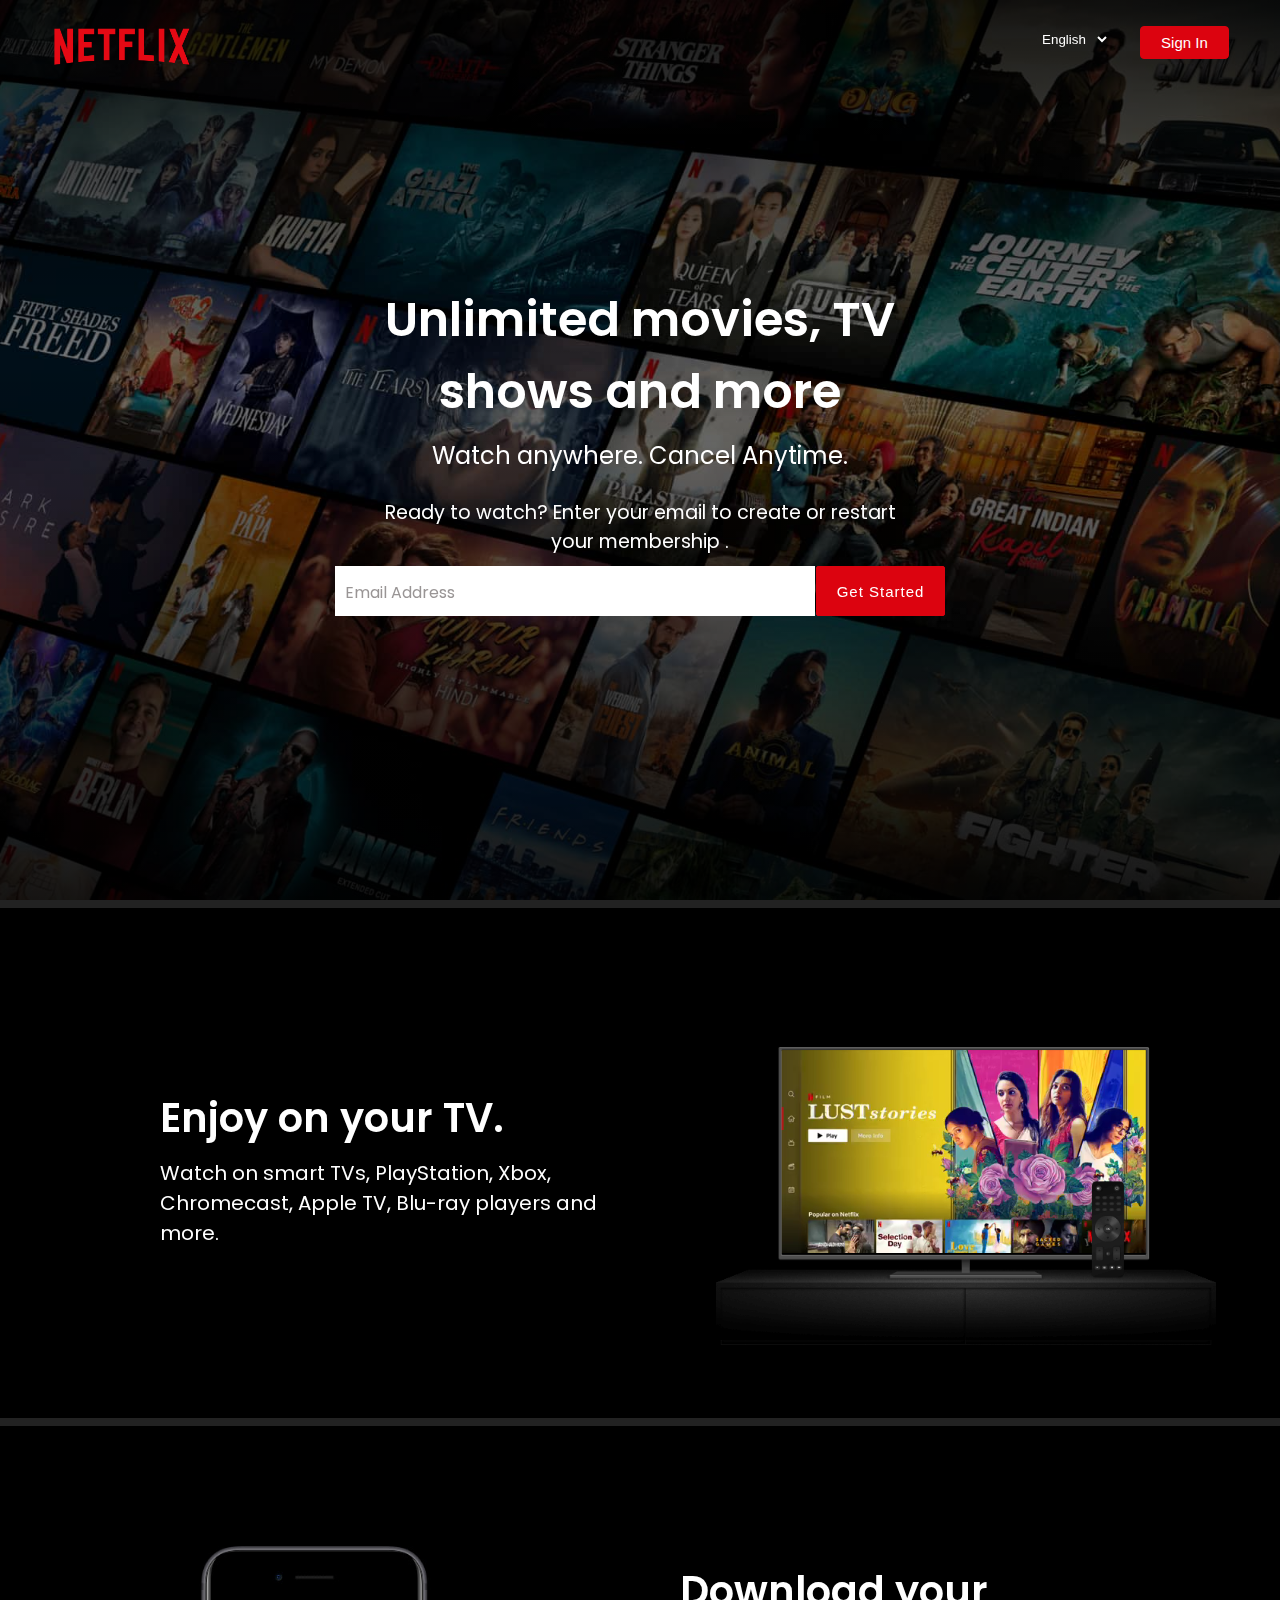
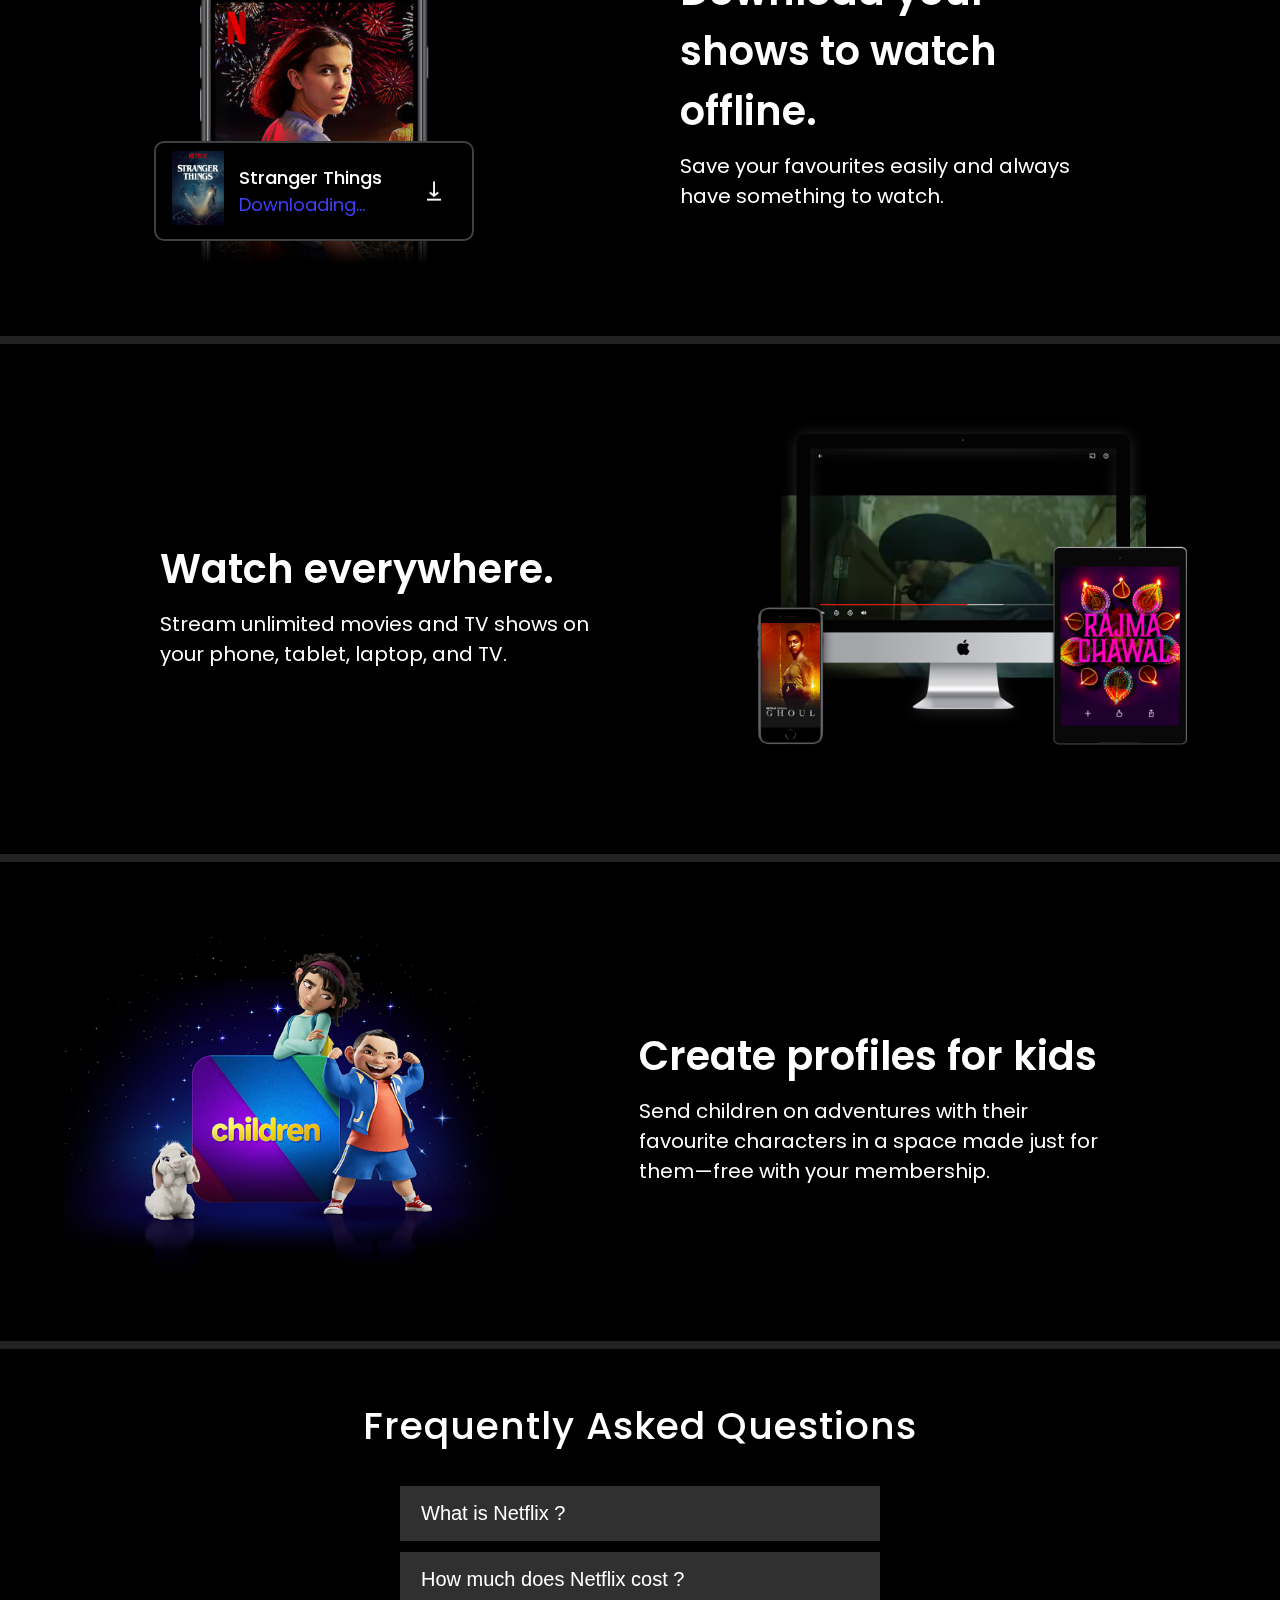
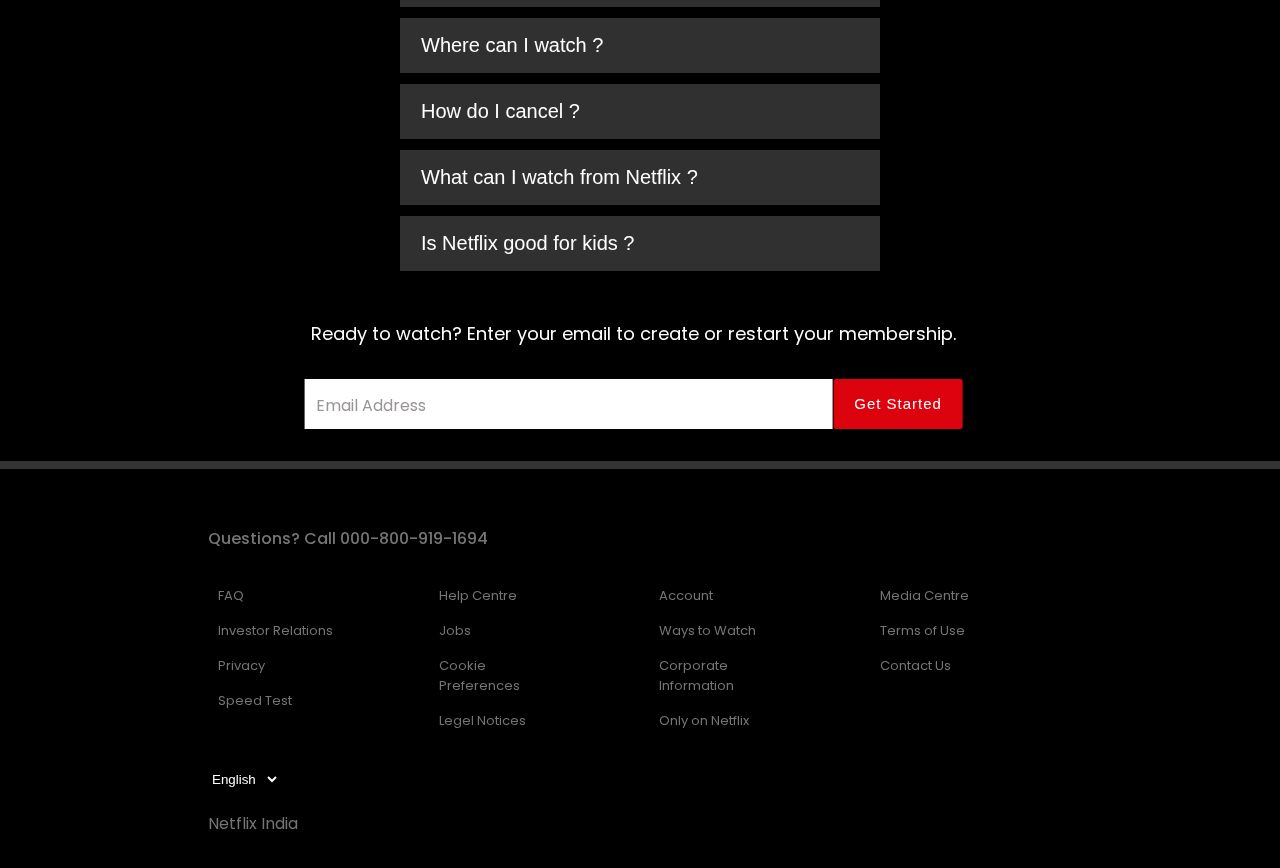
<file: Task-1 Landing Page ( Netflix )/index.html>
<!DOCTYPE html>
<html lang="en">
<head>
    <meta charset="UTF-8">
    <meta name="description" content="Netflix Landing Page Clone" />
    <meta name="viewport" content="width=device-width, initial-scale=1.0">
    <meta name="google-site-verification" content="0gJfdWRVTYbKtD_OGfrq6IZ-yIbpLIs_vlwy5RMo_yM" />

    <link rel="stylesheet" href="src/styles.css"/>
    <link 
    rel="stylesheet"
    href="https://pro.fontawesome.com/releases/v5.10.0/css/all.css"
    integrity="sha384-AYmEC3Yw5cVb3ZcuHtOA93w35dYTsvhLPVnYs9eStHfGJvOvKxVfELGroGkvsg+p"
    crossorigin="anonymous"
    />
    <link rel="preconnect" href="https://fonts.googleapis.com" />
    <link rel="preconnect" href="https://fonts.gstatic.com" crossorigin />
    <link
      href="https://fonts.googleapis.com/css2?family=Poppins:ital,wght@0,100;0,200;0,300;0,400;0,500;0,600;0,700;0,800;0,900;1,100;1,200;1,300;1,400;1,500;1,600;1,700;1,800;1,900&display=swap"
      rel="stylesheet"
    />
    <title>Netflix India - Watch TV Shows Online , Watch Movies Online</title>
    <link
      rel="icon"
      href="http://pngimg.com/uploads/netflix/small/netflix_PNG15.png"
    />
</head>
<body>

    <!-- Navbar  -->
    <header>
        <nav class="navbar">
            <div class="navbar-brand">
                <img
                    src="resources/netflix-logo.png"
                    alt="Logo"
                    class="Netflix-logo"
                    />
            </div>

            <div class="navbar-nav-items">
                <div class="nav-item">
                    <div class="dropdown-container">
                        <i class="fas fa-globe"></i>
                        <select
                        name="languages"
                        id="languagesSelect"
                        class="language-dropdown"
                        >
                        <option value="english" selected>English &nbsp;</option>
                        <option value="hindi" >हिन्दी &nbsp;</option>
                        </select>
                    </div>
                </div>

                <div class="nav-item">
                    <button class="signin-button">Sign In</button>
                </div>
            </div>
        </nav>
    </header>

    
    <!-- Header Background -->
    <main>
        <section class="netflix-bg">
            <div class="netflix-bg-container">
                <img
                src="resources/netflix-back.jpg"
                alt="Netflix bg Image"
                class="netflix-bg-image"
                />
            </div>
            <div class="netflix-bg-overlay"></div>

            <div class="netflix-card">
                <h1 class="netflix-title">
                Unlimited movies, TV shows and more
                </h1>
                <p class="netflix-subtitle">Watch anywhere. Cancel Anytime.</p>
                <p class="netflix-description">
                    Ready to watch? Enter your email to create or restart your
                    membership .
                </p>

                <div class="email-form-container">
                    <div class="form-container">
                        <input type="email" class="email-input" placeholder=" " />
                        <label class="email-label">Email Address</label>
                    </div>
                    <button class="primary-button">
                        Get Started  <i class="fal fa-chevron-right"></i>
                    </button>

                </div>
            </div>
        </section>


        <!-- Feature Section -->

        <section class="features-container">
            <!-- Feature - 1 -->

            <div class="feature">
                <div class="feature-details">
                    <h3 class="feature-heading">Enjoy on your TV.</h3>
                    <h5 class="feature-sub-heading">
                        Watch on smart TVs, PlayStation, Xbox, Chromecast, Apple TV,
                        Blu-ray players and more.
                    </h5>
                </div>
                <div class="feature-image-container">
                    <img 
                    src="resources/tv-1.png"
                    alt="Feature Image"
                    class="feature-image"
                    />
                    <div class="feature-bg-video-container">
                        <video autoplay=" " loop="" muted="" class="feature-bg-video">
                            <source src="resources/video-1.m4v" type="video/mp4"/>
                        </video>
                    </div>
                </div>
            </div>

            <!-- Feature - 2 -->

            <div class="feature">
                <div class="feature-details">
                    <h3 class="feature-heading">
                        Download your shows to watch offline.
                    </h3>
                    <h5 class="feature-sub-heading">
                        Save your favourites easily and always have something to watch.
                    </h5>
                </div>
                <div class="feature-image-container">
                    <img
                    src="resources/mobile.jpg"
                    alt="Feature image"
                    class="feature-image"
                    />
                    <div class="feature-2-poster-container">
                        <div class="poster-container">
                            <img src="resources/boxshot.png" alt="poster" class="poster" />
                        </div>
                        <div class="poster-details">
                            <h4>Stranger Things</h4>
                            <h6>Downloading...</h6>
                        </div>
                        <div class="download-gif-container">
                            <img
                            src="resources/download-icon.gif"
                            alt="download gif"
                            class="gif"
                            />
                        </div>
                    </div>
                </div>
            </div>

            <!-- Feature - 3 -->

            <div class="feature">
                <div class="feature-details">
                    <h3 class="feature-heading">Watch everywhere.</h3>
                    <h5 class="feature-sub-heading">
                        Stream unlimited movies and TV shows on your phone, tablet, laptop, and TV.
                    </h5>
                </div>
                <div class="feature-image-container feature-3-image-container">
                    <img 
                    src="resources/tv-2.png"
                    alt="Feature Image"
                    class="feature-image feature-3-image"
                    />
                    <div class="feature-bg-video-container feature-3-bg-video"
                    >
                    <video
                        autoplay=""
                        loop=""
                        muted=""
                        class="feature-bg-video feature-3-bg-video"
                    >
                    <source src="resources/video-2.m4v" type="video/mp4"/>
                    </video>
                </div>
                </div>
            </div>


            <!-- Feature - 4 -->
            
            <div class="feature">
                <div class="feature-details">
                    <h3 class="feature-heading">Create profiles for kids</h3>
                    <h5 class="feature-sub-heading">Send children on adventures with their favourite 
                        characters in a space made just for them—free with your membership.</h5>

                </div>
                <div class="feature-image-container">
                    <img
                    src="resources/children.png"
                    alt="Feature image"
                    class="feature-image"
                    />
                </div>
            </div>
        </section>

        <!-------------------------- FAQ Section ----------------------------->

        <section class="FAQ-list-container">
            <h1 class="FAQ-heading">Frequently Asked Questions</h1>
            <div class="FAQ-list">
                <div class="FAQ-question">
                    <button class="FAQ-title">
                        What is Netflix ? <i class="fal fa-plus"></i>
                    </button>
                    <div class="FAQ-answer">
                        <p>
                            Netflix is a streaming service that offers a wide variety of award-winning TV shows, movies, 
                            anime, documentaries and more – on thousands of internet-connected devices.
                        </p>
                        <p>
                            You can watch as much as you want, whenever you want,
                             without a single ad – all for one low monthly price. There's always something 
                             new to discover, and new TV shows and movies are added every week!
                        </p>
                    </div>
                </div>
                <div class="FAQ-question">
                    <button class="FAQ-title">
                        How much does Netflix cost ? <i class="fal fa-plus"></i>
                    </button>
                    <div class="FAQ-answer">
                        <p>
                            Watch Netflix on your smartphone, tablet, Smart TV, laptop, or streaming device, 
                            all for one fixed monthly fee. Plans range from ₹149 to ₹649 a month. No extra costs, no contracts.
                        </p>
                    </div>
                </div>
                <div class="FAQ-question">
                    <button class="FAQ-title">
                        Where can I watch ? <i class="fal fa-plus"></i>
                    </button>
                    <div class="FAQ-answer">
                        <p>
                            Watch anywhere, anytime. Sign in with your Netflix account to watch instantly on 
                            the web at netflix.com from your personal computer or on any internet-connected device
                             that offers the Netflix app, including smart TVs, smartphones, tablets, streaming media players and game consoles.
                        </p>
                        <p>
                            You can also download your favourite shows with the iOS, Android, or Windows 10 app. 
                            Use downloads to watch while you're on the go and without an internet connection. 
                            Take Netflix with you anywhere.
                        </p>
                    </div>
                </div>
                <div class="FAQ-question">
                    <button class="FAQ-title">
                        How do I cancel ? <i class="fal fa-plus"></i>
                    </button>
                    <div class="FAQ-answer">
                        <p>
                            Netflix is flexible. There are no annoying contracts and no commitments. 
                            You can easily cancel your account online in two clicks. 
                            There are no cancellation fees – start or stop your account anytime.
                        </p>
                    </div>
                </div>
                <div class="FAQ-question">
                    <button class="FAQ-title">
                        What can I watch from Netflix ?<i class="fal fa-plus"></i>
                    </button>
                    <div class="FAQ-answer">
                        <p>
                            Netflix has an extensive library of feature films, documentaries, TV shows, 
                            anime, award-winning Netflix originals, and more. Watch as much as you want, anytime you want.
                        </p>
                    </div>
                </div>
                <div class="FAQ-question">
                    <button class="FAQ-title">
                        Is Netflix good for kids ? <i class="fal fa-plus"></i>
                    </button>
                    <div class="FAQ-answer">
                        <p>
                            The Netflix Kids experience is included in your membership to give parents control 
                            while kids enjoy family-friendly TV shows and films in their own space.
                        </p>
                        <p>
                            Kids profiles come with PIN-protected parental controls that let you restrict 
                            the maturity rating of content kids can watch and block specific titles you don’t want kids to see.
                        </p>
                    </div>
                </div>
            </div>
            <div class="FAQ-email">
                <h3>
                    Ready to watch? Enter your email to create or restart your membership.
                </h3>
                <div class="email-form-container">
                    <div class="form-container">
                        <input type="email" class="email-input" placeholder=" "/>
                        <label class="email-label">Email Address</label>
                    </div>
                    <button class="primary-button">
                        Get Started <i class="fal fa-chevron-right"></i>
                    </button>
                </div>
            </div>
        </section>
    </main>


     <!-------------------------- Footer ----------------------------->

     <footer>
        <div class="footer-row-1">
            <h4>Questions? Call 000-800-919-1694</h4>
        </div>
        <div class="footer-row-2">
            <div class="column-1">
                <p>FAQ</p>
                <p>Investor Relations</p>
                <p>Privacy</p>
                <p>Speed Test</p>
            </div>
            <div class="column-2">
                <p>Help Centre</p>
                <p>Jobs</p>
                <p>Cookie Preferences</p>
                <p>Legel Notices</p>
            </div>
            <div class="column-3">
                <p>Account</p>
                <p>Ways to Watch</p>
                <p>Corporate Information</p>
                <p>Only on Netflix</p>
            </div>
            <div class="column-4">
                <p>Media Centre</p>
                <p>Terms of Use</p>
                <p>Contact Us</p>
            </div>
        </div>
        <div class="footer-row-3">
            <div class="dropdown-container">
                <i class="fas fa-globe"></i>
                <select
                name="languages"
                id="languagesSelect"
                class="language-dropdown"
                >
                <option value="english" selected>English &nbsp;</option>
                <option value="hindi">हिन्दी &nbsp;</option>
            </select>
            </div>
        </div>
        <div class="footer-row-4">
            <p>Netflix India</p>
        </div>
     </footer>

     <script src="src/index.js"></script>
</body>
</html>
</file>
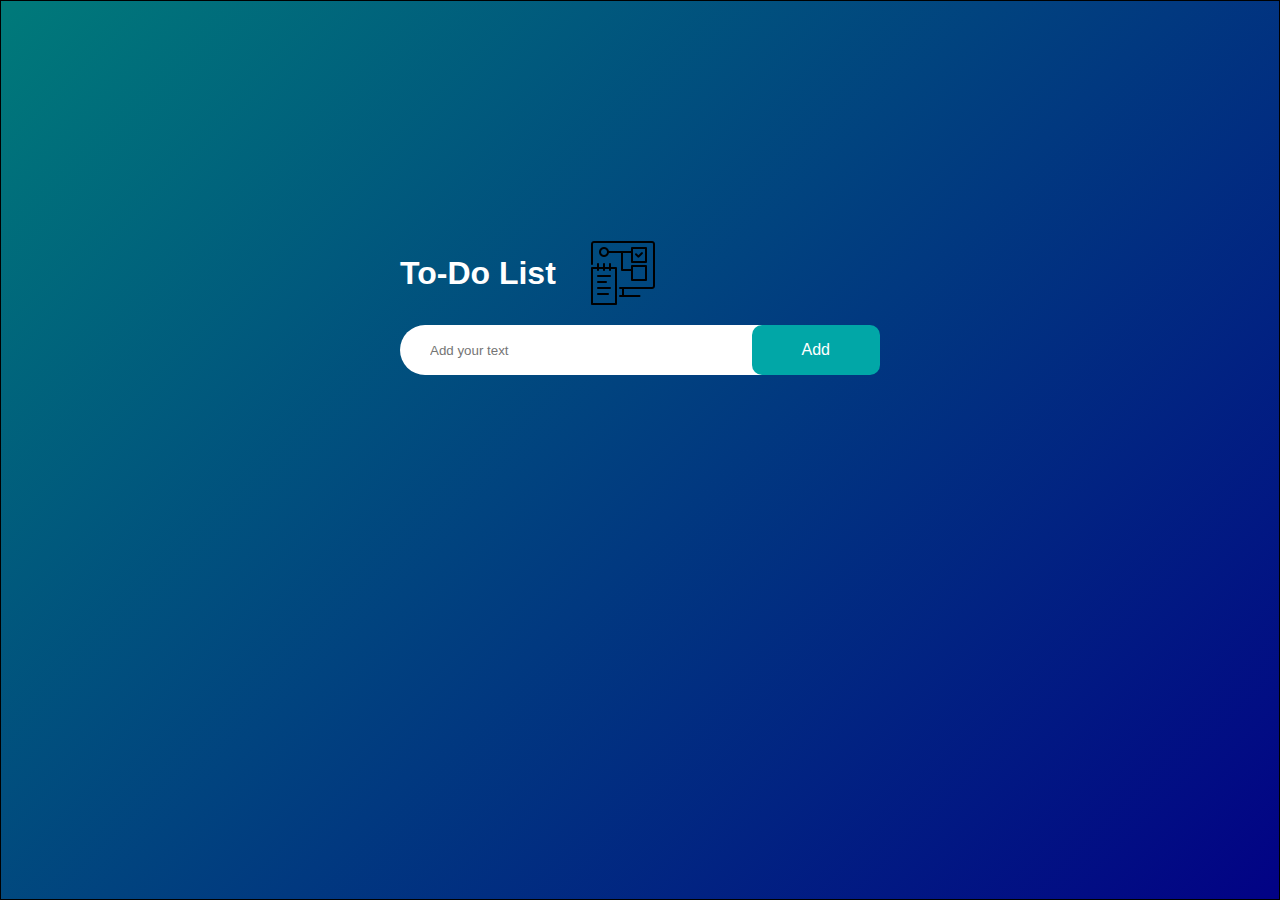
<file: Task-2 To Do List/index.html>
<!DOCTYPE html>
<html lang="en">
<head>
  <meta charset="UTF-8">
  <meta name="viewport" content="width=device-width, initial-scale=1.0">
  <title>To-Do List </title>
  <link rel="stylesheet" href="styles.css">
</head>
<body>
  <div class="container">
    <div class="todo-list">
      <h1>To-Do List &nbsp; &nbsp;<img src="img/todolist.png"></h1>
      <div class="row">
        <input type="text" id="input-box" placeholder="Add your text">
        <button onclick="addTask()">Add</button>
      </div>
      <ul id="list-container">
        <!--<li class="checked">Task 1</li>
        <li>Task 2</li>
        <li>Task 3</li>
        <li>Task 4</li>-->
      </ul>
    </div>
  </div>
  <script src="script.js"></script>
</body>
</html>
</file>
<file: Task-1 Landing Page ( Netflix )/src/styles.css>
* {
    margin: 0;
    padding: 0;
    box-sizing: border-box;
}

body {
    background-color: black;
    color: white;
    font-family: "Poppins",sans-serif;
}

.navbar {
    position: absolute;
    top: 0;
    width: 100%;
    display: flex;
    justify-content: space-between;
    padding: 3% 5%;
    z-index: 10;
}

.navbar-brand {
    width: 100px;
    height: 100%;
}

.Netflix-logo {
    width: 100%;
    height: 100%;
}

.language-dropdown {
    background:transparent;
    border: none;
    color: white;
}

.language-dropdown:focus {
    outline: none;
}

.dropdwon-container {
    border: 1px solid white;
    padding: 0.4rem;
    border-radius: 4px;
    background: rgba(0, 0, 0, 0.4);
}

.signin-button {
    background-color: #dc030f;
    border: 1px solid #dc030f;
    color: white;
    padding: 0.25rem 0.5rem;
    border-radius: 4px;
}

.navbar-nav-items {
    display: flex;
    gap: 10px;
}

.netflix-bg-container {
    width: 100%;
    height: 100%;
}

.netflix-bg-image {
    width: 100%;
    height: 100%;
    object-fit: cover;
}

.netflix-bg-overlay {
    position: absolute;
    inset: 0;
    width: 100%;
    height: 80vh;
    background: rgba(0, 0, 0, 0.4);
    background-image: linear-gradient(
        to top,
        rgba(0,0,0,0.8) 0,
        rgba(0,0,0,0) 60%,
        rgba(0,0,0,0.8) 100%
    ) ;
}

.netflix-card {
    position: absolute;
    top: 30%;
    text-align: center;
    display: flex;
    flex-direction: column;
    gap: 10px;
}

.netflix-title {
    color: white;
    font-weight: 600;
    font-size: 2rem;
}

.netflix-subtitle , .netflix-description {
    color: white;
    font-weight: 400;
    font-size: 1rem;
}

.netflix-description {
    margin: 0 50px;
}

.email-input {
    border: none;
    background: none;
    width: 100%;
    height: 100%;
    padding-left: 7px;
}

.email-label {
    color: black;
    position: absolute;
    top: 28%;
    left: 2%;
    color: rgb(153,149,149);
    transition: 0.5s;
}

.email-form-container {
    display: flex;
    flex-direction: column;
    justify-content: center;
    align-items: center;
    gap: 15px;
}

.form-container {
    background-color: white;
    width: 90%;
    height: 50px;
    position: relative;
}

.email-input:focus + .email-label {
    top: 0.2rem;
    font-size: 10px;
}

.email-input:not(:placeholder-shown).email-input:not(:focus) + .email-label {
    top: 0.2rem;
    font-size: 10px;
}

.email-input:focus-visible {
    outline: none;
}

.primary-button {
    background-color: #dc030f;
    border: 1px solid #dc030f;
    color: white;
    padding: 0.8rem 1.2rem;
    border-radius: 2px;
    font-size: 15px;
    letter-spacing: 1px;
}

.feature {
    border-top: 8px solid #222;
    padding: 2rem 1rem;
}

.feature-details {
    text-align: center;
}

.feature-heading {
    font-size: 25px;
    font-weight: 600;
    margin: 10px 0;
}

.feature-sub-heading {
    font-size: 15px;
    font-weight: 400;
}

.feature-image-container {
    width: 100%;
    position: relative;
}

.feature-image {
    width: 100% ;
}

.feature-bg-video-container {
    position: absolute;
    width: 100%;
    top: 20%;
    left: 13%;
    height: 100%;
    max-width: 73%;
    max-height: 54%;
    z-index: -2;
}

.feature-bg-video {
    width: 100%;
}

.feature-2-poster-container {
    position: absolute;
    bottom: 8%;
    left: 50%;
    transform: translateX(-50%);
    width: 100%;
    max-width: 16rem;
    align-items: center;
    display: flex;
    background-color: black;
    border: 2px solid rgba(255,255,255,0.25);
    border-radius: 10px;
    height: 60px;
    padding: 0.25rem 0.6rem;
    gap: 15px;
}
.poster-container {
    width: 20%;
}

.poster {
    width: 100%;
    height: 100%;
}

.poster-details {
    width: 60%;
}

.poster-details > h4 {
    font-size: 13px;
    font-weight: 500;
}

.poster-details > h6 {
    font-size: 12px;
    font-weight: 400;
    color: rgb(63,63,246);
}

.download-gif-container {
    width: 20%;
    height: 100%;
}

.gif {
    width: 100%;
    height: 100%;
}

.feature-3-bg-video-container {
    max-width: 63%;
    max-height: 47%;
    z-index: -2;
    top: 9%;
    left: 19%;
}

.FAQ-question {
    width: 100%;
}

.FAQ-title {
    width: 100%;
    display: flex;
    justify-content: space-between;
    padding: 15px 20px;
    font-size: 18px;
    background-color: #303030;
    border: 1px solid #303030;
    color: white;
}

.FAQ-answer {
    background-color: #303030;
    border-top: 1px solid black;
    max-height: 0;
    overflow: hidden;
    transition: max-height 0.5s ease-in-out;
}

.FAQ-answer > p {
    margin: 1rem;
}

.FAQ-list-container {
    border-top: 8px solid #222;
    padding: 2rem 0;
}

.FAQ-heading {
    font-size: 20px;
    text-align: center;
    font-weight: 600;
    margin: 1rem 3rem;
}

.FAQ-list {
    display: flex;
    flex-direction: column;
    justify-content: center;
    align-items: center;
    gap: 10px;
}

.FAQ-email {
    text-align: center;
}

.FAQ-email > h3 {
    font-size: 18px;
    font-weight: 400;
    margin: 2rem 0;
}

footer {
    border-top: 8px solid #333;
    padding: 2rem 1rem;
    color: #757575;
    display:flex;
    flex-direction: column;
    gap: 20px;
}

.footer-row-2 {
    display: flex;
    font-size: 13px;
    flex-wrap: wrap;
    justify-content: space-between;
    gap: 50px;
}

.footer-row-1 > h4 {
    font-size: 16px;
    font-weight: 500;
    padding-top: 25px;
} 

.footer-row-3 > .dropdwon-container {
    width: fit-content;
    border: 1px solid #757575;
    color: #757575;
}

.footer-row-3 >.dropdwon-container > .language-dropdown {
    color: #757575;
}

/* ---------Media Queries----------  */

@media (min-width: 768px) {
    .netflix-bg-container {
        height: 100vh;
    }

    .netflix-bg-overlay {
        height: 100vh;
    }

    .netflix-card {
        top: 40%;
        left: 30%;
        transform: translate(-20%,-20%);
    }

    .netflix-title {
        font-size: 3rem;
    }

    .netflix-subtitle {
        font-size: 1.5rem;
    }

    .netflix-description {
        padding-top: 15px;
        font-size: 1.2rem;
    }

    .feature {
        padding: 4rem;
    }

    .feature-heading {
        font-size: 35px;
    }

    .feature-sub-heading {
        font-size: 20px;
    }

    .feature-2-poster-containerm {
        max-width: 26em; 
        height: 85px;
    }

    .poster-container {
        width: 15%;
    }

    .download-gif-container {
        width: 3rem;
        height: 3rem;
    }

    .poster-details > h4 {
        font-size: 18px;
    }

    .poster-details > h6 {
        font-size: 18px;
    }

    .FAQ-title {
        font-size: 20px;
    }

    .FAQ-heading {
        font-size: 38px;
        font-weight: 500;
        letter-spacing: 1px;
    }

    .FAQ-list {
        padding: 1rem 5rem;
    }

    .FAQ-email {
        width: 75%;
        display: flex;
        flex-direction: column;
        justify-content: center;
        transform: translateX(15%);
    }
}

@media (min-width: 1024px) {
    .navbar {
        padding: 2% 4%;
    }

    .navbar-brand {
        width: 150px;
    }

    .Netflix-logo {
        width: 95%;
        height: 95%;
    }

    .signin-button {
        padding: 7px 20px;
        font-size: 15px;
    }

    .dropdwon-container {
        padding: 5px 5px;
    }

    .navbar-nav-items {
        gap: 30px;
    }

    .netflix-card {
        top: 50%;
        left: 50%;
        transform: translate(-50%,-50%);
    }

    .form-container {
        width: 75%;
    }

    .email-form-container {
        flex-direction: row;
        align-items: center;
        gap: 1px;
    }

    .primary-button {
        height: 50px;
    }

    .feature {
        display: flex;
        align-items: center;
        justify-content: space-between;
        gap: 20px;
    }

    .feature-details {
        text-align: left;
        padding: 0 6rem;
    }

    .feature-heading {
        font-size: 40px;
    }

    .feature-sub-heading {
        font-size: 20px;
    }

    .feature-image-container {
        max-width: 500px;
    }

    .feature:nth-child(even) {
        flex-direction: row-reverse;
    }

    .feature-2-poster-container {
        max-width: 20em;
        height: 100px;
        padding: 1rem;
    }

    .poster-container {
        width: 20%;
    }

    .FAQ-list {
        padding: 1rem 25rem;
    }

    .FAQ-email {
        transform: translateX(16%);
    }

    .FAQ-email > .email-form-container > .form-container {
        width: 55%;
    }

    footer {
        padding: 2rem 13rem;
        justify-content: flex-start;
        text-align: left;
        align-items: flex-start;
    }

    .footer-row-2 {
        padding-top: 15px;
        padding-left: 10px;
        padding-right: 50px;
        justify-content: space-between;
        align-items: flex-start;
        flex-wrap: nowrap;
        gap: 100px;
    }

    .footer-row-1,
    .footer-row-2,
    .footer-row-3 {
        align-self: flex-start;
    }

    .column-1,
    .column-2,
    .column-3,
    .column-4 {
        width: 100%;
    }
    .column-1 >p ,
    .column-2 >p ,
    .column-3 >p ,
    .column-4 >p  {
        padding-bottom: 15px;
    }

    div.footer-row-3 > .dropdwon-container {
        padding: 10px 5px;
    }
}
</file>
<file: Task-2 To Do List/styles.css>
*{
    margin: 0;
    padding: 0;
    font-family:'Gill Sans', 'Gill Sans MT', Calibri, 'Trebuchet MS', sans-serif;
    box-sizing: border-box;
  }
  
  .container{
    width: 100%;
    min-height: 100vh;
    background: linear-gradient(135deg, rgb(0, 122, 122), rgb(2, 2, 133));
    border: 1px solid;
    box-sizing: border-box;
    box-shadow: 0 0 10px;
  }
  .todo-list{
    width: 100%;
    max-width: 540px;
    margin: 200px auto 20px;
    padding: 40px 30px 70px;
    border-radius: 15px;
  }
  .todo-list h1{
    color: #ffffff;
    display: flex;
    align-items: center;
    margin-bottom: 20px;
  }
  .todo-list h2 img {
    margin-left: 30px; 
  }
  .row{
    display: flex;
    align-items: center;
    justify-content: space-between;
    background: #ffffff;
    border-radius: 30px;
    padding-left: 20px;
    margin-bottom: 25px;
  }
  input{
    flex: 1;
    border: none;
    outline: none;
    background: transparent;
    padding: 10px;
  }
  button{
    border: none;
    outline: none;
    padding: 16px 50px;
    background: #01a7a7;
    color: #fff;
    font-size: 16px;
    cursor: pointer;
    border-radius: 10px;
  }
  ul li{
    list-style: none;
    color: #fff;
    font-size: 17px;
    padding: 12px 8px 12px 50px;
    user-select: none;
    cursor: pointer;
    position: relative;
  }
  ul li::before{
    content: '';
    position: absolute;
    height: 28px;
    width: 28px;
    border-radius: 50%;
    background-image: url(img/uncheckbox.png);
    background-size: cover;
    background-position: center;
    top: 12px;
    left: 8px;
  }
  ul li.checked{
    color: #fff;
    text-decoration: line-through;
    color: #fff;
  }
  ul li.checked::before{
    background-image: url(img/checkbox.png);
  }
  ul li span{
    position: absolute;
    right: 0;
    top: 5px;
    width: 40px;
    height: 40px;
    font-size: 22px;
    color: #fff;
    line-height: 40px;
    text-align: center;
  }
  ul li span:hover{
    color: #000000;
    background:rgb(0, 255, 255);
  }
</file>
